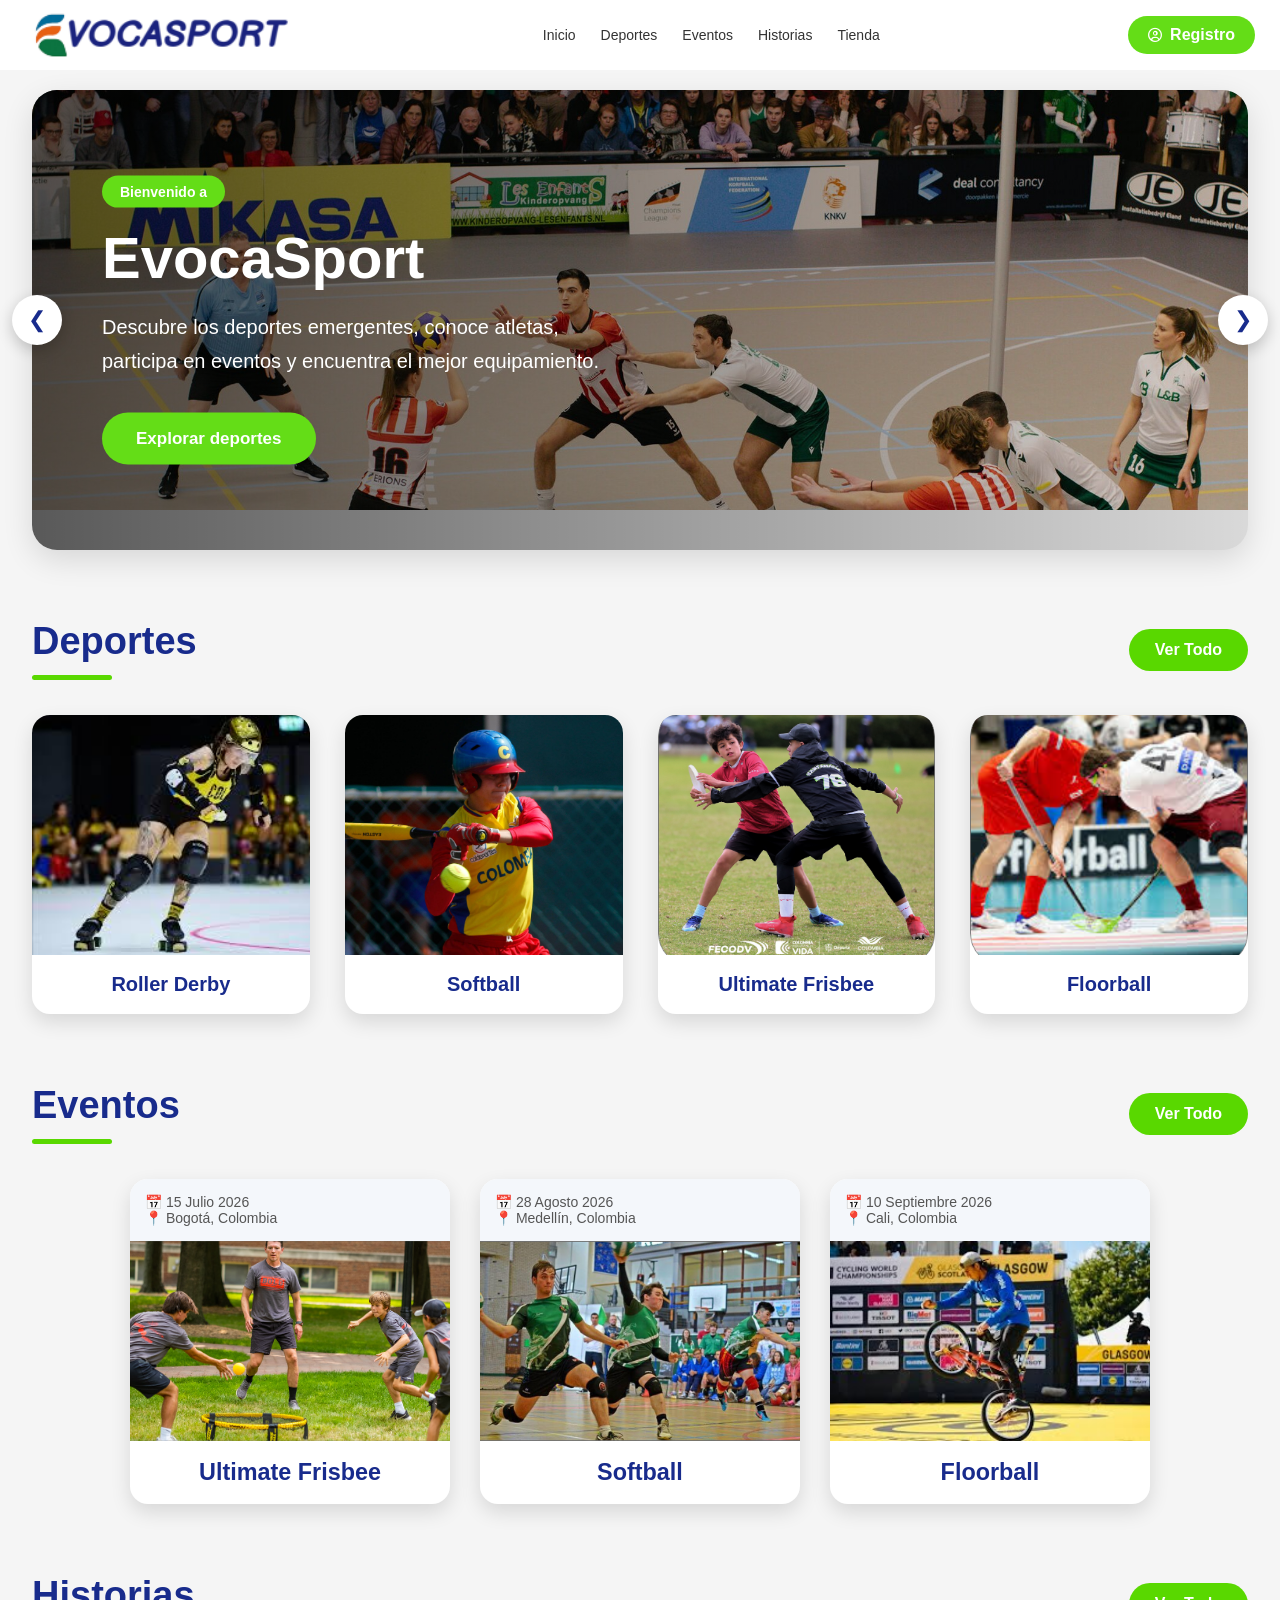
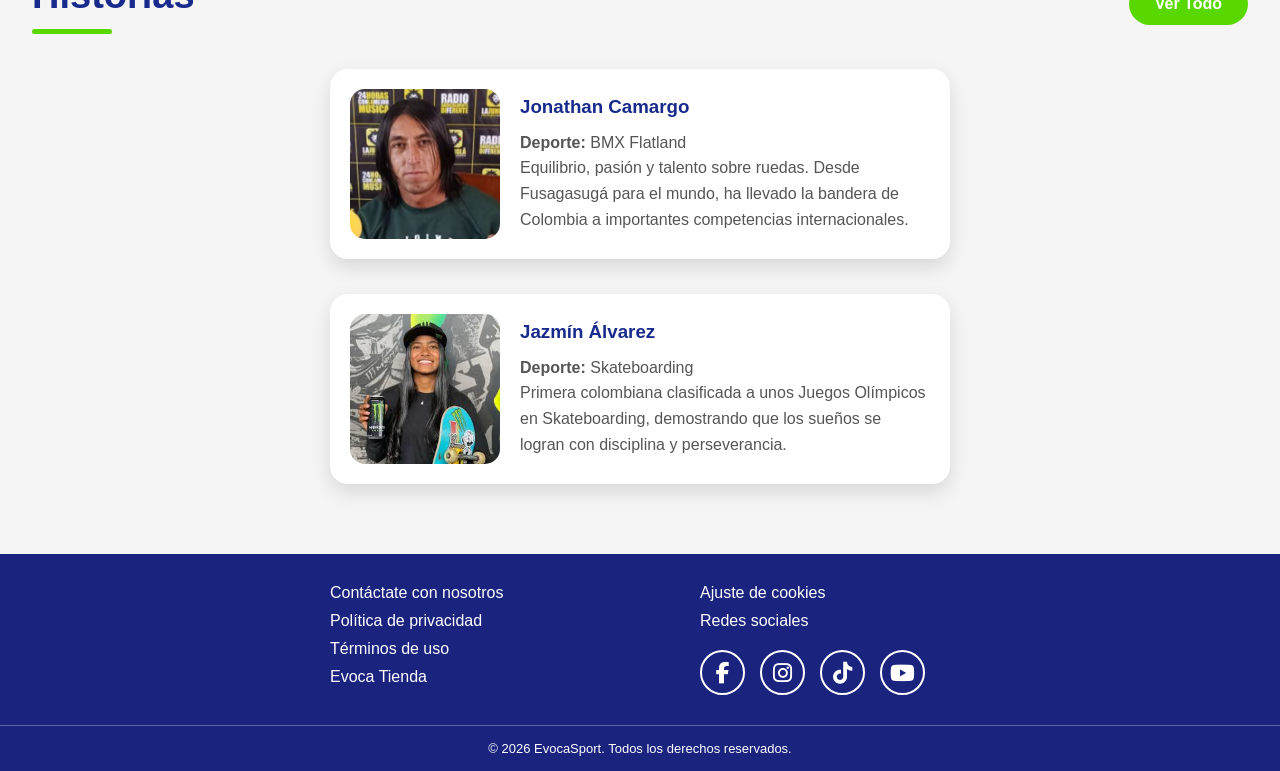
<file: index.html>
<!DOCTYPE html>
<html lang="es">

<head>

    <meta charset="UTF-8">

    <meta name="viewport" content="width=device-width, initial-scale=1.0">

    <title>EvocaSport | Inicio</title>

    <link rel="stylesheet" href="styles.css">
    <link rel="stylesheet" href="index.css">
    <link rel="stylesheet" href="responsive.css">

    <link rel="stylesheet" href="https://cdnjs.cloudflare.com/ajax/libs/font-awesome/6.5.1/css/all.min.css">

    <script type="text/javascript">
    (function(c,l,a,r,i,t,y){
        c[a]=c[a]||function(){(c[a].q=c[a].q||[]).push(arguments)};
        t=l.createElement(r);t.async=1;t.src="https://www.clarity.ms/tag/"+i;
        y=l.getElementsByTagName(r)[0];y.parentNode.insertBefore(t,y);
    })(window, document, "clarity", "script", "yojis8r7gn");
</script>

</head>

<body>

<header class="navbar">

    <div class="logo">

        <a href="index.html">

            <img src="img/logo.png" alt="VocaSport">

        </a>

    </div>

    <nav class="menu">

        <a href="index.html">Inicio</a>
        <a href="deportes.html">Deportes</a>
        <a href="eventos.html">Eventos</a>
        <a href="historias.html">Historias</a>
        <a href="tienda.html">Tienda</a>

    </nav>

    <a href="registro.html" class="btn-registro">

    <i class="fa-regular fa-circle-user"></i>

    Registro

</a>

</header>

<!-- ====================== BANNER ====================== -->

<section class="banner">

    <button class="flecha izquierda">
        &#10094;
    </button>

    <div class="contenedor-banner">

        <div class="slider">

            <img src="img/banner 1.jpg" alt="Banner 1">
            <img src="img/banner 2.jpg" alt="Banner 2">
            <img src="img/banner 3.jpg" alt="Banner 3">
            <img src="img/banner 4.jpg" alt="Banner 4">

        </div>

        <div class="banner-texto">

            <span>Bienvenido a</span>

            <h1>EvocaSport</h1>

            <p>
                Descubre los deportes emergentes, conoce atletas,
                participa en eventos y encuentra el mejor equipamiento.
            </p>

            <a href="deportes.html" class="btn-banner">
                Explorar deportes
            </a>

        </div>

    </div>

    <button class="flecha derecha">
        &#10095;
    </button>

</section>

<!-- ====================== DEPORTES ====================== -->

<section class="seccion">

    <div class="titulo-seccion">

        <h2>Deportes</h2>

        <button class="btn-ver-todo" onclick="verDeportes()">

            Ver Todo

        </button>

    </div>

    <div class="contenedor-tarjetas">

        <a href="deportes.html" class="tarjeta">

            <img src="img/deporte1.jpg" alt="Roller Derby">

        <div class="info-tarjeta">

    <h3>Roller Derby</h3>

</div>

        </a>

        <a href="deportes.html" class="tarjeta">

            <img src="img/deporte2.jpg" alt="Softball">
            

            <div class="info-tarjeta">

    <h3>Softball</h3>

</div>

        </a>

        <a href="deportes.html" class="tarjeta">

            <img src="img/deporte3.png" alt="Ultimate Frisbee">

            <div class="info-tarjeta">

    <h3>Ultimate Frisbee</h3>

</div>

        </a>

        <a href="deportes.html" class="tarjeta">

            <img src="img/deporte4.png" alt="Floorball">

        <div class="info-tarjeta">

    <h3>Floorball</h3>

</div>

        </a>

    </div>

</section>

<!-- ====================== EVENTOS ====================== -->

<section class="seccion">

    <div class="titulo-seccion">

        <h2>Eventos</h2>

        <button class="btn-ver-todo" onclick="verEventos()">

            Ver Todo

        </button>

    </div>

    <div class="contenedor-eventos">

        <a href="eventos.html" class="evento">

            <div class="evento-info-superior">

                <p>📅 15 Julio 2026</p>

                <p>📍 Bogotá, Colombia</p>

            </div>

            <img src="img/evento1.png" alt="Ultimate Frisbee">

            <div class="evento-info-inferior">

                <h3>Ultimate Frisbee</h3>

            </div>

        </a>

        <a href="eventos.html" class="evento">

            <div class="evento-info-superior">

                <p>📅 28 Agosto 2026</p>

                <p>📍 Medellín, Colombia</p>

            </div>

            <img src="img/evento2.png" alt="Softball">

            <div class="evento-info-inferior">

                <h3>Softball</h3>

            </div>

        </a>

        <a href="eventos.html" class="evento">

            <div class="evento-info-superior">

                <p>📅 10 Septiembre 2026</p>

                <p>📍 Cali, Colombia</p>

            </div>

            <img src="img/evento3.jpg" alt="Floorball">

            <div class="evento-info-inferior">

                <h3>Floorball</h3>

            </div>

        </a>

    </div>

</section>

<!-- ====================== HISTORIAS ====================== -->

<section class="seccion">

    <div class="titulo-seccion">

        <h2>Historias</h2>

        <button class="btn-ver-todo" onclick="verHistorias()">

            Ver Todo

        </button>

    </div>

    <div class="contenedor-historias">

        <a href="historias.html" class="historia">

            <img src="img/historias1.png" alt="Jonathan Camargo">

            <div class="historia-info">

                <h3>Jonathan Camargo</h3>

                <p><strong>Deporte:</strong> BMX Flatland</p>

                <p>

                    Equilibrio, pasión y talento sobre ruedas.
                    Desde Fusagasugá para el mundo, ha llevado la bandera
                    de Colombia a importantes competencias internacionales.

                </p>

            </div>

        </a>

        <a href="historias.html" class="historia">

            <img src="img/historias2.jpg" alt="Jazmín Álvarez">

            <div class="historia-info">

                <h3>Jazmín Álvarez</h3>

                <p><strong>Deporte:</strong> Skateboarding</p>

                <p>

                    Primera colombiana clasificada a unos Juegos Olímpicos
                    en Skateboarding, demostrando que los sueños se logran
                    con disciplina y perseverancia.

                </p>

            </div>

        </a>

    </div>

</section>

<!-- ====================== FOOTER ====================== -->

<footer class="footer">

    <div class="footer-contenido">

        <div class="footer-columna">

            <p>Contáctate con nosotros</p>
            <p>Política de privacidad</p>
            <p>Términos de uso</p>
            <p>Evoca Tienda</p>

        </div>

        <div class="footer-columna">

            <p>Ajuste de cookies</p>

            <p>Redes sociales</p>

            <div class="social-icons">

                <a href="https://facebook.com" target="_blank">

                    <i class="fa-brands fa-facebook-f"></i>

                </a>

                <a href="https://instagram.com" target="_blank">

                    <i class="fa-brands fa-instagram"></i>

                </a>

                <a href="https://tiktok.com" target="_blank">

                    <i class="fa-brands fa-tiktok"></i>

                </a>

                <a href="https://youtube.com" target="_blank">

                    <i class="fa-brands fa-youtube"></i>

                </a>

            </div>

        </div>

    </div>

    <div class="footer-copy">

        © 2026 EvocaSport. Todos los derechos reservados.

    </div>

</footer>

<script src="index.js"></script>

</body>

</html>
</file>
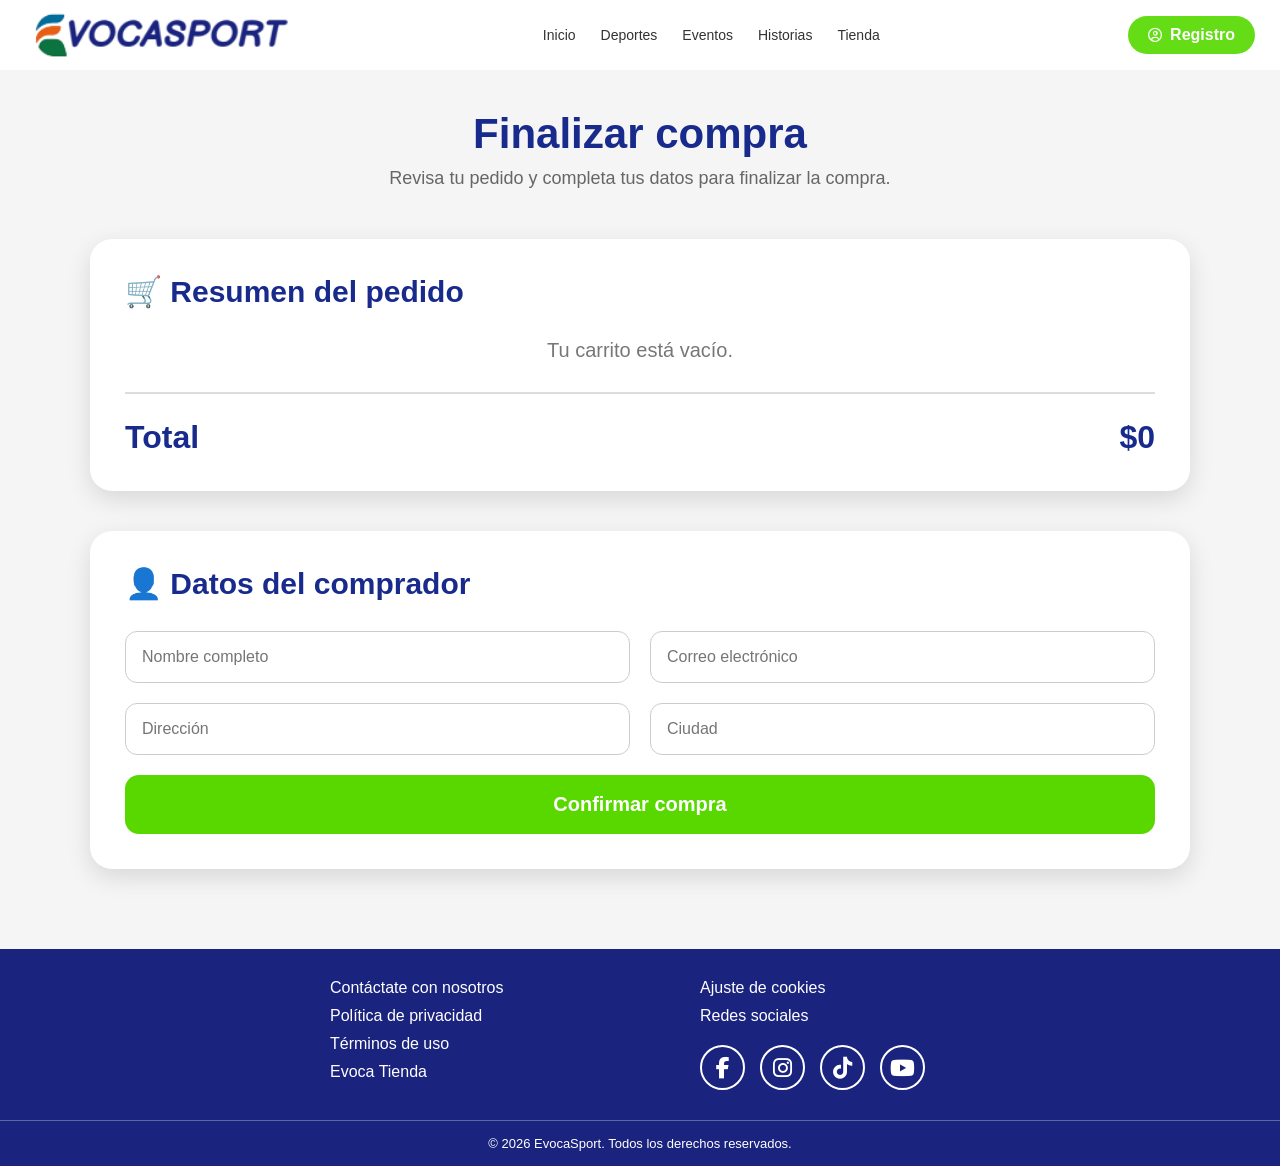
<file: checkout.html>
<!DOCTYPE html>
<html lang="es">

<head>

    <meta charset="UTF-8">

    <meta name="viewport" content="width=device-width, initial-scale=1.0">

    <title>EvocaSport | Finalizar compra</title>

    <link rel="stylesheet" href="styles.css">

    <link rel="stylesheet" href="tienda.css">

    <link rel="stylesheet" href="responsive.css">

    <link rel="stylesheet"
    href="https://cdnjs.cloudflare.com/ajax/libs/font-awesome/6.5.1/css/all.min.css">

</head>

<body>

<header class="navbar">

    <div class="logo">

        <a href="index.html">

            <img src="img/logo.png" alt="VocaSport">

        </a>

    </div>

    <nav class="menu">

        <a href="index.html">Inicio</a>

        <a href="deportes.html">Deportes</a>

        <a href="eventos.html">Eventos</a>

        <a href="historias.html">Historias</a>

        <a href="tienda.html">Tienda</a>

    </nav>

    <a href="registro.html" class="btn-registro">

    <i class="fa-regular fa-circle-user"></i>

    Registro

</a>

</header>

<section class="titulo-checkout">

    <h1>
        Finalizar compra
    </h1>

    <p>
        Revisa tu pedido y completa tus datos para finalizar la compra.
    </p>

</section>


<section class="checkout">

    <div class="resumen">

        <h2>

            🛒 Resumen del pedido

        </h2>

        <div id="resumenPedido">

        </div>

        <div class="total-checkout">

            <span>

                Total

            </span>

            <span id="totalCheckout">

                $0

            </span>

        </div>

    </div>


    <div class="formulario-compra">

        <h2>

            👤 Datos del comprador

        </h2>

        <form id="formCompra">

            <input
            type="text"
            placeholder="Nombre completo"
            required>

            <input
            type="email"
            placeholder="Correo electrónico"
            required>

            <input
            type="text"
            placeholder="Dirección"
            required>

            <input
            type="text"
            placeholder="Ciudad"
            required>

            <button type="submit">

                Confirmar compra

            </button>

        </form>

    </div>

</section>



<footer class="footer">

    <div class="footer-contenido">

        <div class="footer-columna">

            <p>Contáctate con nosotros</p>

            <p>Política de privacidad</p>

            <p>Términos de uso</p>

            <p>Evoca Tienda</p>

        </div>

        <div class="footer-columna">

            <p>Ajuste de cookies</p>

            <p>Redes sociales</p>

            <div class="social-icons">

                <a href="https://facebook.com" target="_blank">

                    <i class="fa-brands fa-facebook-f"></i>

                </a>

                <a href="https://instagram.com" target="_blank">

                    <i class="fa-brands fa-instagram"></i>

                </a>

                <a href="https://tiktok.com" target="_blank">

                    <i class="fa-brands fa-tiktok"></i>

                </a>

                <a href="https://youtube.com" target="_blank">

                    <i class="fa-brands fa-youtube"></i>

                </a>

            </div>

        </div>

    </div>

    <div class="footer-copy">

        © 2026 EvocaSport. Todos los derechos reservados.

    </div>

</footer>

<script src="checkout.js"></script>

</body>

</html>
</file>
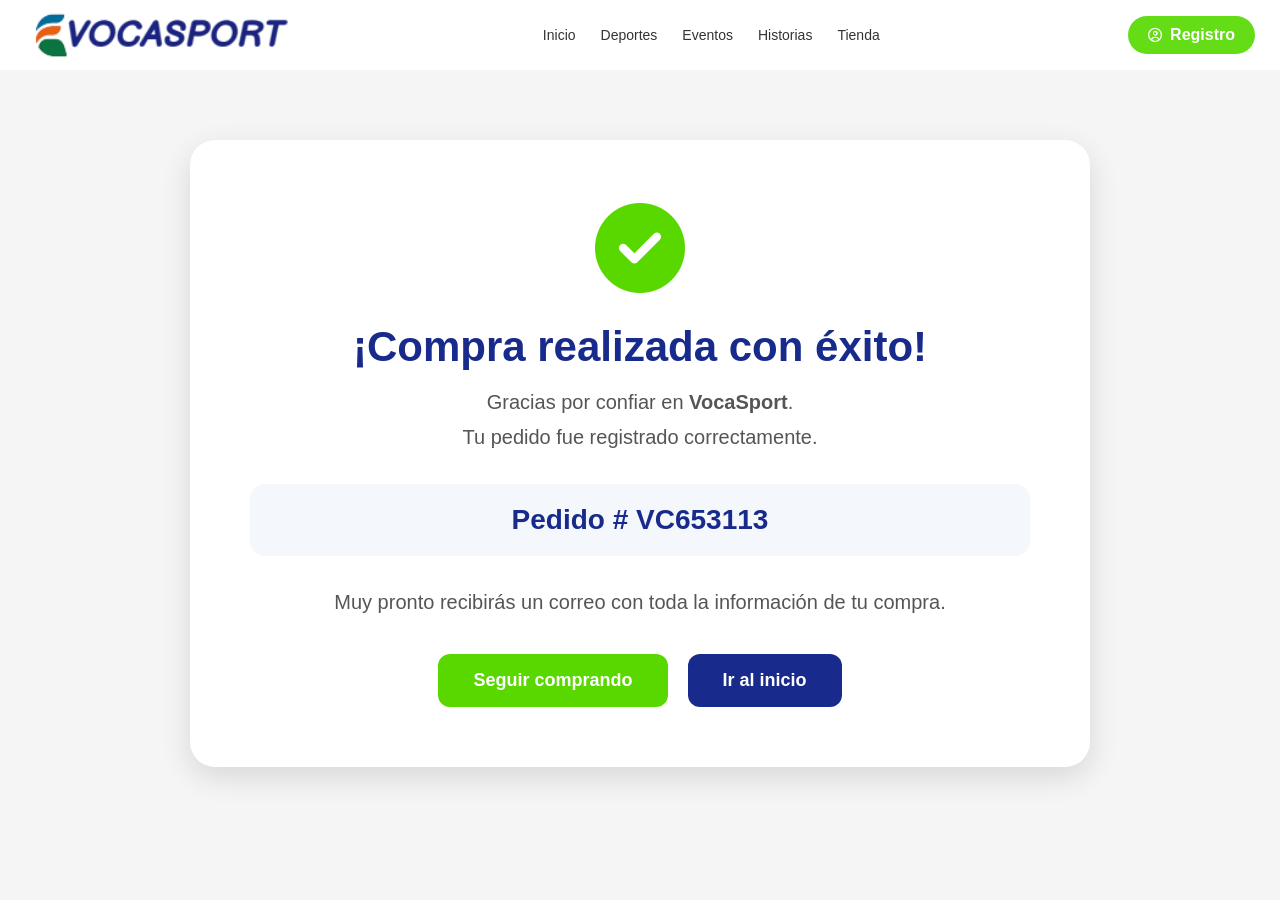
<file: compra-exitosa.html>
<!DOCTYPE html>
<html lang="es">

<head>

    <meta charset="UTF-8">

    <meta name="viewport" content="width=device-width, initial-scale=1.0">

    <title>EvocaSport | Compra exitosa</title>

    <link rel="stylesheet" href="styles.css">

    <link rel="stylesheet" href="tienda.css">

    <link rel="stylesheet" href="responsive.css">

    <link rel="stylesheet"
    href="https://cdnjs.cloudflare.com/ajax/libs/font-awesome/6.5.1/css/all.min.css">

</head>

<body>

<header class="navbar">

    <div class="logo">

        <a href="index.html">

            <img src="img/logo.png" alt="VocaSport">

        </a>

    </div>

    <nav class="menu">

        <a href="index.html">Inicio</a>

        <a href="deportes.html">Deportes</a>

        <a href="eventos.html">Eventos</a>

        <a href="historias.html">Historias</a>

        <a href="tienda.html">Tienda</a>

    </nav>

    <a href="registro.html" class="btn-registro">

    <i class="fa-regular fa-circle-user"></i>

    Registro

</a>

</header>


<section class="compra-exitosa">

    <div class="icono-exito">

        <i class="fa-solid fa-circle-check"></i>

    </div>

    <h1>

        ¡Compra realizada con éxito!

    </h1>

    <p>

        Gracias por confiar en <strong>VocaSport</strong>.

    </p>

    <p>

        Tu pedido fue registrado correctamente.

    </p>

    <div class="numero-pedido">

        Pedido #

        <span id="numeroPedido"></span>

    </div>

    <p>

        Muy pronto recibirás un correo con toda la información de tu compra.

    </p>

    <div class="botones-final">

        <a href="tienda.html" class="btn-seguir">

            Seguir comprando

        </a>

        <a href="index.html" class="btn-inicio">

            Ir al inicio

        </a>

    </div>

</section>

<script src="compra-exitosa.js"></script>

</body>

</html>
</file>
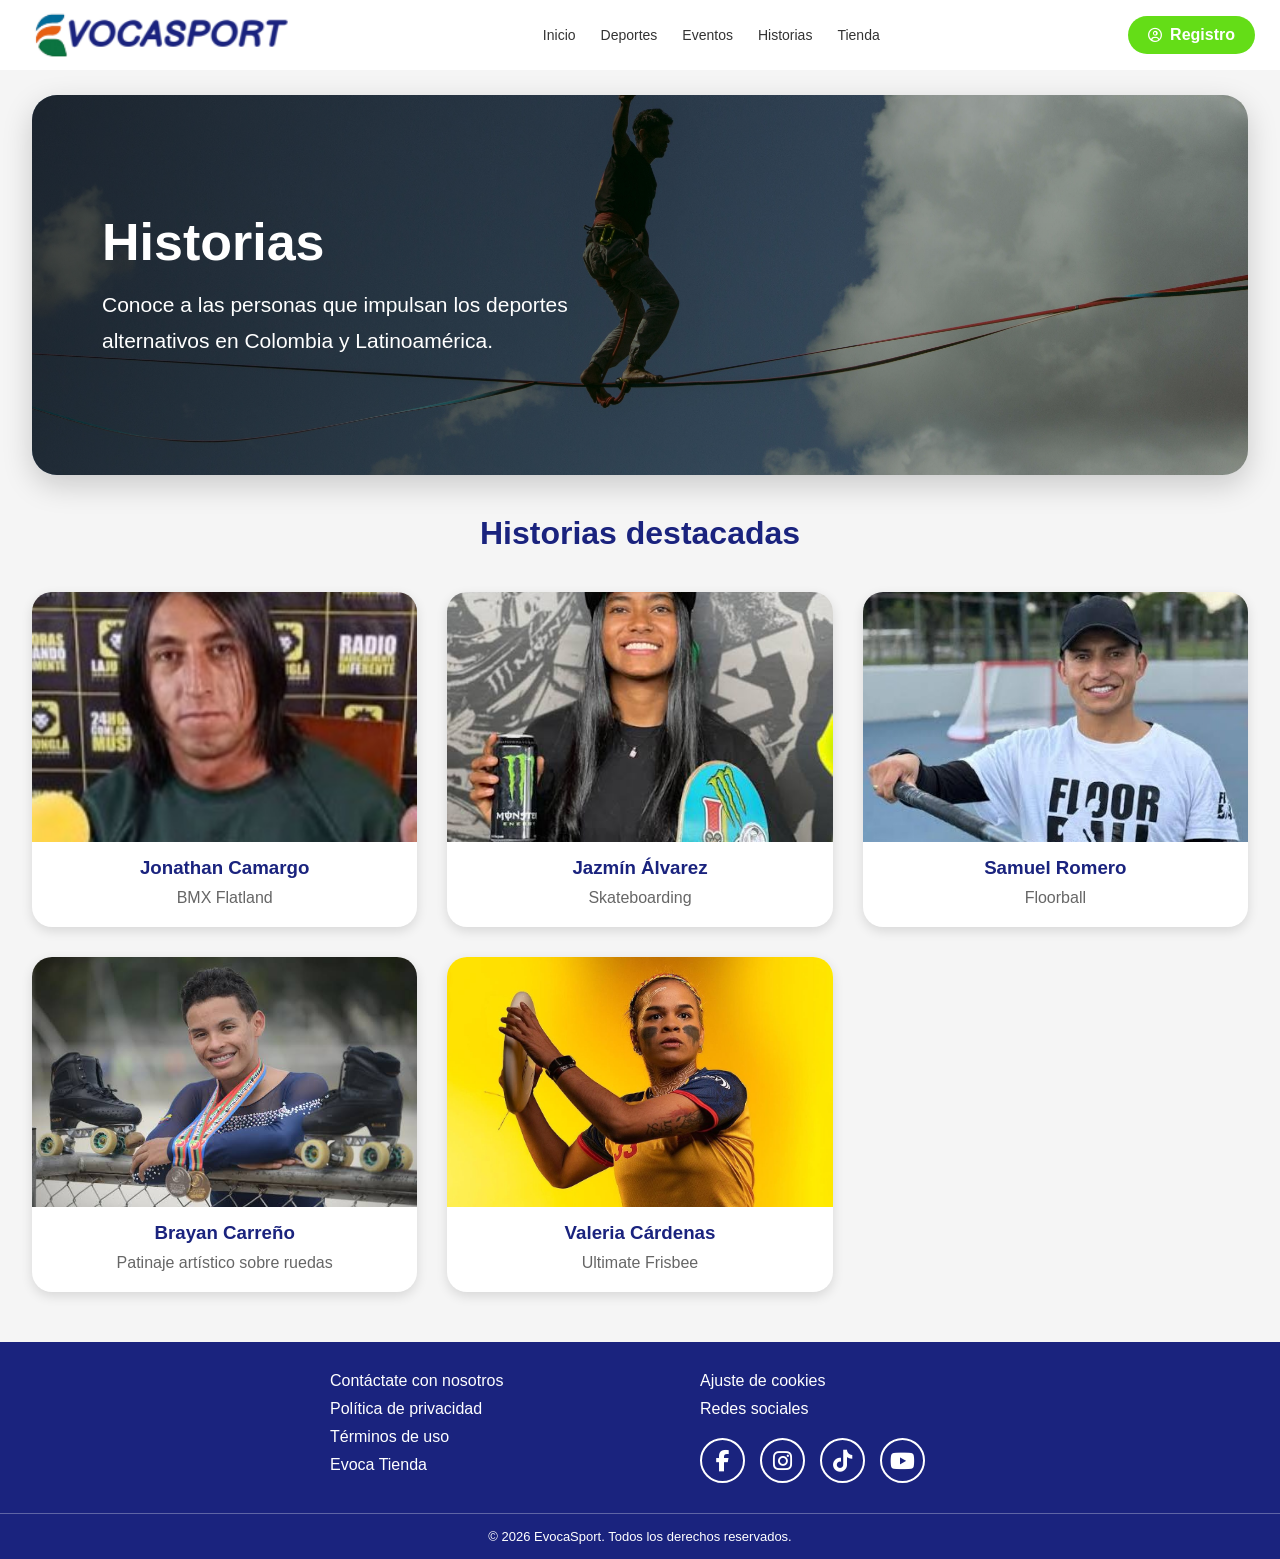
<file: historias.html>
<!DOCTYPE html>
<html lang="es">
<head>
    <meta charset="UTF-8">
    <meta name="viewport" content="width=device-width, initial-scale=1.0">

    <title>EvocaSport | Historias</title>

    <link rel="stylesheet" href="styles.css">
    <link rel="stylesheet" href="historias.css">
    <link rel="stylesheet" href="responsive.css">

    <link rel="stylesheet" href="https://cdnjs.cloudflare.com/ajax/libs/font-awesome/6.5.1/css/all.min.css">

</head>

<body>

    <header class="navbar">

        <div class="logo">
    <a href="index.html">
        <img src="img/logo.png" alt="VocaSport">
    </a>
</div>

        <nav class="menu">
        
            <a href="index.html">Inicio</a>
            <a href="deportes.html">Deportes</a>
            <a href="eventos.html">Eventos</a>
            <a href="historias.html">Historias</a>
            <a href="tienda.html">Tienda</a>
        </nav>

        <a href="registro.html" class="btn-registro">

    <i class="fa-regular fa-circle-user"></i>

    Registro

</a> 

</header>

<section class="banner-principal">

    <img src="img/banner-historias.jpg" alt="Historias">

    <div class="overlay-banner">

    <h1>Historias</h1>

    <p>
        Conoce a las personas que impulsan los deportes
        alternativos en Colombia y Latinoamérica.
    </p>

</div>

</section>


<section class="intro-historias">

    <h2>Historias destacadas</h2>

</section>


<section class="catalogo-historias">

    <a class="card-historia"
onclick="abrirHistoria(
'Jonathan Camargo',
'BMX Flatland',
'Ha representado a Colombia en 34 países y cuenta con varios títulos internacionales como el Campeonato Panamericano de Perú (2025).',
'https://www.youtube.com/embed/_AAluCZn_0Y'
)">

    <img src="img/jhonatan.jpg" alt="Jonathan Camargo">

    <h3>Jonathan Camargo</h3>

    <p>BMX Flatland</p>

</a>

<a class="card-historia"
onclick="abrirHistoria(
'Jazmín Álvarez',
'Skateboarding',
'Primera mujer en Colombia en clasificar a los Juegos Olímpicos 2024 en esta disciplina.',
'https://www.youtube.com/embed/zp_axRLPIxc'
)">

    <img src="img/jazminskate.jpg" alt="Jazmín Álvarez">

    <h3>Jazmín Álvarez</h3>

    <p>Skateboarding</p>

</a>
    

<a class="card-historia"
onclick="abrirHistoria(
'Samuel Romero',
'Floorball',
'Pionero y principal promotor del deporte en el país. Fundó la Asociación Colombiana de Floorball.',
'https://www.youtube.com/embed/qgoK2lKh6MM'
)">

    <img src="img/samuel.jpg" alt="Samuel Romero">

    <h3>Samuel Romero</h3>

    <p>Floorball</p>

</a>

<a class="card-historia"
onclick="abrirHistoria(
'Brayan Carreño',
'Patinaje artístico sobre ruedas',
'Se coronó campeón de la Final de la Copa del Mundo de Patinaje Artístico en Cesena, Italia.',
'https://www.youtube.com/embed/TomqDqZQqz0'
)">

    <img src="img/bryan.jpg" alt="Brayan Carreño">

    <h3>Brayan Carreño</h3>

    <p>Patinaje artístico sobre ruedas</p>

</a>


<a class="card-historia"
onclick="abrirHistoria(
'Valeria Cárdenas',
'Ultimate Frisbee',
'Es una de las mejores jugadoras de Ultimate frisbee en todo el mundo',
'https://www.youtube.com/embed/VeoIVhGVivg'
)">

    <img src="img/valeria.jpg" alt="Valeria Cárdenas">

    <h3>Valeria Cárdenas </h3>

    <p>Ultimate Frisbee</p>

</a>

</section>









<div id="modalHistoria" class="modal-historia">

    <div class="contenido-historia">

        <span class="cerrar"
        onclick="cerrarHistoria()">
            &times;
        </span>

        <h2 id="nombreHistoria"></h2>

        <p id="deporteHistoria"></p>

        <p id="descripcionHistoria"></p>

        <div class="contenedor-video">

    <iframe
        id="videoHistoria"
        width="100%"
        height="400"
        src=""
        allowfullscreen>
    </iframe>

</div>

    </div>

</div>



<footer class="footer">

    <div class="footer-contenido">

        <div class="footer-columna">

            <p>Contáctate con nosotros</p>
            <p>Política de privacidad</p>
            <p>Términos de uso</p>
            <p>Evoca Tienda</p>

        </div>

        <div class="footer-columna">

            <p>Ajuste de cookies</p>

            <p>Redes sociales</p>

        <div class="social-icons">

    <a href="https://facebook.com" target="_blank">
        <i class="fa-brands fa-facebook-f"></i>
    </a>

    <a href="https://instagram.com" target="_blank">
        <i class="fa-brands fa-instagram"></i>
    </a>

    <a href="https://tiktok.com" target="_blank">
        <i class="fa-brands fa-tiktok"></i>
    </a>

    <a href="https://youtube.com" target="_blank">
        <i class="fa-brands fa-youtube"></i>
    </a>

</div>
        </div>

    </div>

    <div class="footer-copy">
        © 2026 EvocaSport. Todos los derechos reservados.
    </div>

</footer>

<script src="historias.js"></script>


</body>
</html>
</file>
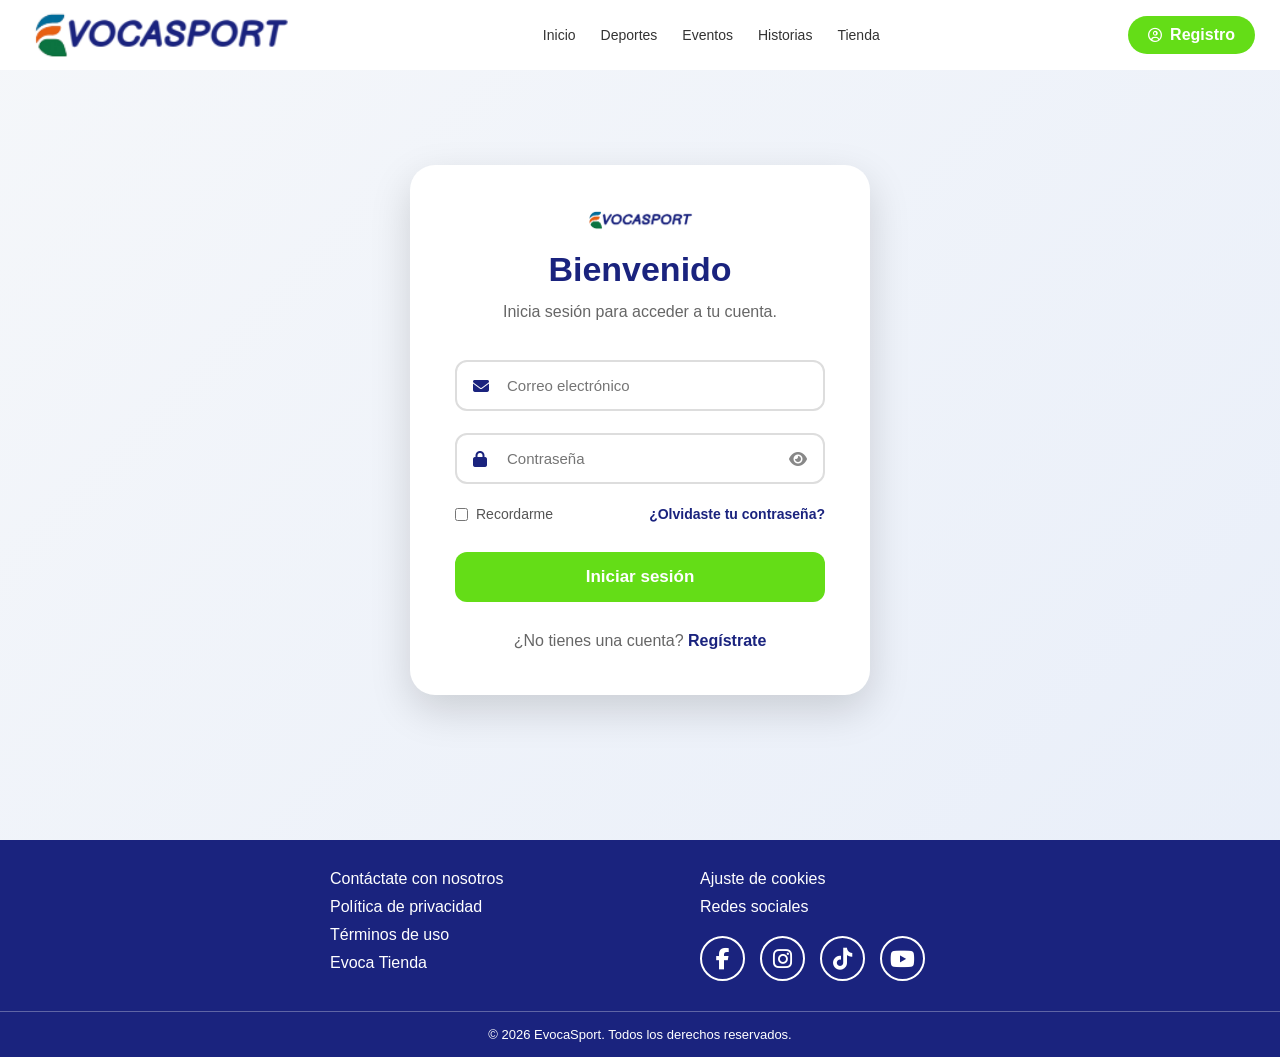
<file: login.html>
<!DOCTYPE html>
<html lang="es">

<head>

    <meta charset="UTF-8">
    <meta name="viewport" content="width=device-width, initial-scale=1.0">

    <title>Iniciar sesión | EvocaSport</title>

    <!-- CSS GENERAL -->
    <link rel="stylesheet" href="styles.css">
    <link rel="stylesheet" href="responsive.css">

    <!-- CSS LOGIN -->
    <link rel="stylesheet" href="login.css">

    <!-- Font Awesome -->
    <link rel="stylesheet"
    href="https://cdnjs.cloudflare.com/ajax/libs/font-awesome/6.5.1/css/all.min.css">

</head>

<body>

<header class="navbar">

    <div class="logo">

        <a href="index.html">

            <img src="img/logo.png" alt="EvocaSport">

        </a>

    </div>

    <nav class="menu">

        <a href="index.html">Inicio</a>
        <a href="deportes.html">Deportes</a>
        <a href="eventos.html">Eventos</a>
        <a href="historias.html">Historias</a>
        <a href="tienda.html">Tienda</a>

    </nav>

    <a href="registro.html" class="btn-registro">

        <i class="fa-regular fa-circle-user"></i>

        Registro

    </a>

</header>


<section class="contenedor-login">

    <div class="card-login">

        <img src="img/logo.png"
        alt="EvocaSport"
        class="logo-login">

        <h1>

            Bienvenido

        </h1>

        <p>

            Inicia sesión para acceder a tu cuenta.

        </p>

        <form id="formLogin">

            <div class="campo">

                <i class="fa-solid fa-envelope"></i>

                <input
                type="email"
                id="correo"
                placeholder="Correo electrónico"
                required>

            </div>

            <div class="campo">

                <i class="fa-solid fa-lock"></i>

                <input
                type="password"
                id="password"
                placeholder="Contraseña"
                required>

                <i
                id="mostrarPassword"
                class="fa-solid fa-eye ojo"></i>

            </div>

            <div class="opciones-login">

                <label>

                    <input type="checkbox">

                    Recordarme

                </label>

                <a href="recuperar.html">

                    ¿Olvidaste tu contraseña?

                </a>

            </div>

            <button type="submit">

                Iniciar sesión

            </button>

        </form>

        <div class="registro-link">

            ¿No tienes una cuenta?

            <a href="registro.html">

                Regístrate

            </a>

        </div>

    </div>

</section>

<footer class="footer">

    <div class="footer-contenido">

        <div class="footer-columna">

            <p>Contáctate con nosotros</p>
            <p>Política de privacidad</p>
            <p>Términos de uso</p>
            <p>Evoca Tienda</p>

        </div>

        <div class="footer-columna">

            <p>Ajuste de cookies</p>

            <p>Redes sociales</p>

            <div class="social-icons">

                <a href="#"><i class="fa-brands fa-facebook-f"></i></a>

                <a href="#"><i class="fa-brands fa-instagram"></i></a>

                <a href="#"><i class="fa-brands fa-tiktok"></i></a>

                <a href="#"><i class="fa-brands fa-youtube"></i></a>

            </div>

        </div>

    </div>

    <div class="footer-copy">

        © 2026 EvocaSport. Todos los derechos reservados.

    </div>

</footer>

<script src="login.js"></script>

</body>
</html>
</file>
<file: styles.css>
*{
    margin:0;
    padding:0;
    box-sizing:border-box;
}

body{
    font-family:Arial, sans-serif;
    background:#f5f5f5;
}

.navbar{
    background:white;
    display:flex;
    justify-content:space-between;
    align-items:center;
    padding:10px 25px;
}

.logo img{
    height:50px;
    transition:transform .3s ease;
}

.logo img:hover{
    transform:scale(1.05);
}

.menu{
    display:flex;
    gap:25px;
}

.menu a{
    text-decoration:none;
    color:#333;
    font-size:14px;
    font-weight:500;
}

.menu a:hover{
    color:#1A237E;
}

.btn-registro{

    background:#64DD17;
    color:white;

    display:flex;
    align-items:center;
    justify-content:center;
    gap:8px;

    padding:10px 20px;

    border-radius:25px;

    text-decoration:none;

    font-weight:600;

    cursor:pointer;

    transition:.3s;

}

.btn-registro:hover{

    background:#53c813;

    transform:translateY(-2px);

}

.btn-registro i{
    color:white;
    font-size:14px;
}




.btn-ver-todo{

    background:#59D800;

    color:white;

    border:none;

    padding:14px 28px;

    border-radius:40px;

    font-weight:bold;

    font-size:15px;

    cursor:pointer;

    transition:.3s;

}

.btn-ver-todo:hover{

    background:#47b600;

    transform:translateY(-3px);

    box-shadow:0 8px 20px rgba(89,216,0,.35);

}



/* FOOTER */

.footer{
    background:#1A237E;

    color:white;

    margin-top:50px;
}

.footer-contenido{
    width:95%;
    margin:auto;
    padding:30px 20px;

    display:flex;
    justify-content:center;

    gap:120px;
}

.footer-columna{
    display:flex;

    flex-direction:column;

    gap:10px;
}

.footer-columna{
    width:250px;

    text-align:left;
}

.footer-columna p:hover{
    text-decoration:underline;
}

.social-icons{
    display:flex;

    gap:15px;

    margin-top:10px;
}

.social-icons{
    display:flex;
    gap:15px;
    margin-top:10px;
}

.social-icons a{
    width:45px;
    height:45px;

    display:flex;
    justify-content:center;
    align-items:center;

    border:2px solid white;
    border-radius:50%;

    color:white;
    text-decoration:none;

    font-size:22px;

    transition:0.3s;
}

.social-icons a:hover{
    background:white;
    color:#1A237E;

    transform:scale(1.1);
}

.footer-copy{
    text-align:center;

    padding:15px;

    border-top:1px solid rgba(255,255,255,.3);

    font-size:13px;
}

.social-icons a:hover .fa-facebook-f{
    color:#1877F2;
}

.social-icons a:hover .fa-instagram{
    color:#E4405F;
}

.social-icons a:hover .fa-tiktok{
    color:#000000;
}

.social-icons a:hover .fa-youtube{
    color:#FF0000;
}





/*=========================================
        BANNER PRINCIPAL
=========================================*/

.banner-principal{

    position:relative;

    width:95%;

    height:380px;

    margin:25px auto;

    border-radius:25px;

    overflow:hidden;

    box-shadow:0 10px 30px rgba(0,0,0,.18);

}

.banner-principal img{

    width:100%;

    height:100%;

    object-fit:cover;

    transition:.6s;
}

.banner-principal:hover img{

    transform:scale(1.05);

}

.overlay-banner{

    position:absolute;

    top:0;
    left:0;

    width:100%;
    height:100%;

    background:linear-gradient(
        to right,
        rgba(0,0,0,.65),
        rgba(0,0,0,.20)
    );

    display:flex;

    flex-direction:column;

    justify-content:center;

    align-items:flex-start;

    padding-left:70px;

    color:white;

}

.overlay-banner h1{

    font-size:52px;

    margin-bottom:15px;

    font-weight:700;

}

.overlay-banner p{

    font-size:21px;

    max-width:550px;

    line-height:1.7;

}

/*=========================
    RESPONSIVE
=========================*/

@media(max-width:992px){

    .banner-principal{

        height:300px;

    }

    .overlay-banner{

        padding-left:40px;

    }

    .overlay-banner h1{

        font-size:40px;

    }

    .overlay-banner p{

        font-size:18px;

        max-width:450px;

    }

}

@media(max-width:768px){

    .banner-principal{

        height:230px;

    }

    .overlay-banner{

        align-items:center;

        text-align:center;

        padding:25px;

    }

    .overlay-banner h1{

        font-size:30px;

    }

    .overlay-banner p{

        font-size:15px;

        max-width:100%;

    }

}

@media(max-width:480px){

    .banner-principal{

        height:180px;

    }

    .overlay-banner h1{

        font-size:24px;

    }

    .overlay-banner p{

        font-size:14px;

    }

}
</file>
<file: index.css>
/*=========================================
            BANNER
=========================================*/

/*=========================================
            HERO BANNER
=========================================*/

.banner{

    width:95%;

    margin:25px auto;

    display:flex;

    justify-content:center;

    align-items:center;

    position:relative;

}

.contenedor-banner{

    position:relative;

    width:100%;

    height:460px;

    overflow:hidden;

    border-radius:25px;

    box-shadow:0 12px 35px rgba(0,0,0,.18);

}

.slider{

    display:flex;

    height:100%;

    transition:transform .6s ease;

}

.slider img{

    flex:0 0 100%;

    width:100%;

    height:100%;

    object-fit:cover;

    display:block;

}

.contenedor-banner::after{

    content:"";

    position:absolute;

    inset:0;

    background:linear-gradient(
        to right,
        rgba(0,0,0,.65),
        rgba(0,0,0,.15)
    );

}

.banner-texto{

    position:absolute;

    left:70px;

    top:50%;

    transform:translateY(-50%);

    color:white;

    z-index:5;

    max-width:520px;

}

.banner-texto span{

    display:inline-block;

    background:#64DD17;

    color:white;

    padding:8px 18px;

    border-radius:30px;

    font-size:14px;

    margin-bottom:18px;

    font-weight:bold;

}

.banner-texto h1{

    font-size:58px;

    margin-bottom:20px;

    line-height:1.1;

}

.banner-texto p{

    font-size:20px;

    line-height:1.7;

    margin-bottom:35px;

}

.btn-banner{

    display:inline-block;

    background:#64DD17;

    color:white;

    text-decoration:none;

    padding:16px 34px;

    border-radius:50px;

    font-weight:bold;

    font-size:17px;

    transition:.35s;

}

.btn-banner:hover{

    background:#53c813;

    transform:translateY(-3px);

    box-shadow:0 8px 20px rgba(100,221,23,.35);

}

.flecha{

    position:absolute;

    width:45px;

    height:45px;

    border:none;

    border-radius:50%;

    background:rgba(255,255,255,.85);

    cursor:pointer;

    font-size:20px;

    z-index:10;

    transition:.3s;

}

.flecha:hover{

    background:white;

    transform:scale(1.08);

}

.izquierda{

    left:-20px;

}

.derecha{

    right:-20px;

}

/*=========================
        RESPONSIVE
=========================*/

@media(max-width:768px){

    .contenedor-banner{

        height:300px;

    }

    .banner-texto{

        left:30px;

        right:30px;

        max-width:none;

    }

    .banner-texto h1{

        font-size:34px;

    }

    .banner-texto p{

        font-size:15px;

    }

    .btn-banner{

        padding:12px 22px;

        font-size:15px;

    }

}

/*=========================================
            SECCIONES
=========================================*/

.seccion{

    width:95%;

    max-width:1400px;

    margin:70px auto;

}

.titulo-seccion{

    display:flex;

    justify-content:space-between;

    align-items:center;

    margin-bottom:30px;

}

.titulo-seccion h2{

    color:#182B8C;

    font-size:36px;

    font-weight:800;

}

.btn-ver-todo{

    background:#59D800;

    color:white;

    padding:12px 26px;

    border:none;

    border-radius:30px;

    font-size:16px;

    font-weight:bold;

    cursor:pointer;

    transition:.3s;

}

.btn-ver-todo:hover{

    background:#45B000;

    transform:translateY(-3px);

}

/*=========================================
            TARJETAS DEPORTES
=========================================*/

.contenedor-tarjetas{

    display:grid;

    grid-template-columns:repeat(4,1fr);

    gap:30px;

}

.tarjeta{

    background:white;

    border-radius:22px;

    overflow:hidden;

    text-decoration:none;

    color:inherit;

    box-shadow:0 8px 25px rgba(0,0,0,.10);

    transition:.35s;

}

.tarjeta img{

    width:100%;

    height:240px;

    object-fit:cover;

    transition:.5s;

}

.tarjeta h3{

    padding:22px;

    text-align:center;

    font-size:22px;

    color:#182B8C;

    font-weight:700;

}

.tarjeta:hover{

    transform:translateY(-12px);

    box-shadow:0 18px 35px rgba(0,0,0,.18);

}

.tarjeta:hover img{

    transform:scale(1.08);

}

/*====================================
        REEMPLAZO INDEX
====================================*/

.seccion{

    width:95%;
    max-width:1400px;
    margin:70px auto;

}

.contenedor-tarjetas{

    display:grid !important;

    grid-template-columns:repeat(4,1fr);

    gap:30px;

}

.tarjeta{

    width:100% !important;

    display:block;

    background:white;

    border-radius:22px;

    overflow:hidden;

    box-shadow:0 10px 25px rgba(0,0,0,.12);

}

.tarjeta img{

    width:100% !important;

    height:240px !important;

    object-fit:cover;

}

.tarjeta h3{

    padding:20px;

    text-align:center;

    font-size:22px;

}

/*====================================
            BANNER
====================================*/

.banner{

    width:95%;
    margin:20px auto;
    display:flex;
    justify-content:center;
    align-items:center;
    position:relative;

}

.contenedor-banner{

    width:100%;
    overflow:hidden;
    border-radius:25px;
    background:white;
    box-shadow:0 10px 30px rgba(0,0,0,.12);

}

.slider{

    display:flex;
    width:400%;
    transition:transform .5s ease;

}

.slider img{

    width:25%;
    height:420px;
    object-fit:cover;
    display:block;

}

.flecha{

    position:absolute;

    width:50px;
    height:50px;

    border:none;
    border-radius:50%;

    background:white;
    color:#182B8C;

    font-size:22px;

    cursor:pointer;

    box-shadow:0 5px 15px rgba(0,0,0,.2);

    transition:.3s;

    z-index:20;

}

.flecha:hover{

    background:#182B8C;
    color:white;

}

.izquierda{

    left:-20px;

}

.derecha{

    right:-20px;

}

/*====================================
            SECCIONES
====================================*/

.seccion{

    width:95%;
    max-width:1400px;
    margin:70px auto;

}

.titulo-seccion{

    display:flex;

    justify-content:space-between;

    align-items:center;

    margin-bottom:35px;

}

.titulo-seccion h2{

    color:#182B8C;

    font-size:38px;

    font-weight:800;

    position:relative;

}

.titulo-seccion h2::after{

    content:"";

    display:block;

    width:80px;

    height:5px;

    background:#59D800;

    border-radius:20px;

    margin-top:12px;

}

/*====================================
        TARJETAS DE DEPORTES
====================================*/

.contenedor-tarjetas{

    display:flex;
    justify-content:center;
    gap:35px;
    flex-wrap:wrap;

}

.tarjeta{

    width:280px;
    background:white;
    border-radius:18px;
    overflow:hidden;
    text-decoration:none;
    color:inherit;

    box-shadow:0 8px 20px rgba(0,0,0,.12);

    transition:.35s;

}

.tarjeta:hover{

    transform:translateY(-10px);

    box-shadow:0 18px 35px rgba(0,0,0,.18);

}

.tarjeta img{

    width:100%;
    height:180px;
    object-fit:cover;
    transition:.4s;

}

.tarjeta:hover img{

    transform:scale(1.05);

}

.tarjeta h3{

    text-align:center;
    padding:18px;
    color:#182B8C;
    font-size:20px;

}

/*====================================
            EVENTOS
====================================*/

.contenedor-eventos{

    display:flex;
    justify-content:center;
    gap:30px;
    flex-wrap:wrap;

}

.evento{

    width:320px;
    background:white;
    border-radius:18px;
    overflow:hidden;
    text-decoration:none;
    color:#333;

    box-shadow:0 8px 20px rgba(0,0,0,.12);

    transition:.35s;

}

.evento:hover{

    transform:translateY(-10px);

    box-shadow:0 18px 35px rgba(0,0,0,.18);

}

.evento img{

    width:100%;
    height:200px;
    object-fit:cover;
    transition:.4s;

}

.evento:hover img{

    transform:scale(1.05);

}

.evento-info-superior{

    padding:15px;
    background:#F4F7FB;
    font-size:14px;
    color:#555;

}

.evento-info-inferior{

    padding:18px;
    text-align:center;
    color:#182B8C;
    font-size:20px;
    font-weight:bold;

}

/*====================================
            HISTORIAS
====================================*/

.contenedor-historias{

    display:flex;
    justify-content:center;
    gap:35px;
    flex-wrap:wrap;

}

.historia{

    width:620px;

    display:flex;
    align-items:center;
    gap:20px;

    background:white;

    padding:20px;

    border-radius:18px;

    text-decoration:none;
    color:inherit;

    box-shadow:0 8px 20px rgba(0,0,0,.12);

    transition:.35s;

}

.historia:hover{

    transform:translateY(-10px);

    box-shadow:0 18px 35px rgba(0,0,0,.18);

}

.historia img{

    width:150px;
    height:150px;
    object-fit:cover;
    border-radius:15px;

}

.historia-info h3{

    color:#182B8C;
    margin-bottom:12px;

}

.historia-info p{

    color:#555;
    line-height:1.6;

}
</file>
<file: responsive.css>
/* =========================================
RESPONSIVE GENERAL
========================================= */

html,
body{
    overflow-x:hidden;
    width:100%;
}

*{
    max-width:100%;
}

img{
    max-width:100%;
    height:auto;
    display:block;
}

/* =========================================
TABLETS
========================================= */

@media (max-width:1024px){

    .navbar{

        padding:15px 20px;
        flex-wrap:wrap;
        gap:15px;
    }

    .menu{

        width:100%;
        justify-content:center;
        flex-wrap:wrap;
        gap:18px;
    }

}

/* =========================================
CELULARES
========================================= */

@media (max-width:768px){

    .navbar{

        flex-direction:column;
        align-items:center;
        gap:15px;
    }

    .logo img{

        height:55px;
    }

    .menu{

        display:flex;
        flex-wrap:wrap;
        justify-content:center;
        gap:15px;
    }

    .menu a{

        font-size:15px;
    }

    .btn-registro{

        width:180px;
        justify-content:center;
    }

}

@media (max-width:768px){

    .seccion{

        width:92%;
        margin:40px auto;
    }

    .titulo-seccion{

        flex-direction:column;
        gap:15px;
        text-align:center;
    }

    .titulo-seccion h2{

        font-size:30px;
    }

}

@media (max-width:768px){

    .contenedor-tarjetas,
    .contenedor-eventos,
    .contenedor-historias{

        display:flex;
        flex-direction:column;
        align-items:center;
        gap:25px;
    }

    .tarjeta,
    .evento,
    .historia{

        width:100%;
    }

}

@media (max-width:768px){

    .banner{

        width:95%;
    }

    .slider img{

        height:180px;
    }

}
</file>
<file: tienda.css>
/*=========================================
            BANNER TIENDA
=========================================*/

.banner-tienda{

    position:relative;

    width:95%;

    height:350px;

    margin:20px auto;

    border-radius:25px;

    overflow:hidden;

}

.banner-tienda img{

    width:100%;

    height:100%;

    object-fit:cover;

}

.overlay-tienda{

    position:absolute;

    top:0;

    left:0;

    width:100%;

    height:100%;

    background:rgba(0,0,0,.40);

    display:flex;

    flex-direction:column;

    justify-content:center;

    align-items:flex-start;

    padding-left:70px;

    color:white;

}

.overlay-tienda h1{

    font-size:50px;

    margin-bottom:12px;

}

.overlay-tienda p{

    font-size:20px;

    width:520px;

    line-height:1.6;

}


/*=========================================
            BUSCADOR
=========================================*/

.busqueda-tienda{

    width:90%;

    max-width:1200px;

    margin:35px auto 25px;

    text-align:center;

}

.busqueda-tienda input{

    width:450px;

    max-width:90%;

    padding:15px;

    border-radius:40px;

    border:2px solid #182B8C;

    outline:none;

    font-size:17px;

}


/*=========================================
            CATEGORÍAS
=========================================*/

.categorias-tienda{

    width:90%;

    max-width:1200px;

    margin:auto;

    display:flex;

    justify-content:center;

    flex-wrap:wrap;

    gap:15px;

    margin-bottom:45px;

}

.categorias-tienda button{

    padding:12px 28px;

    border:none;

    border-radius:30px;

    background:#ECEFF1;

    color:#182B8C;

    font-size:16px;

    font-weight:bold;

    cursor:pointer;

    transition:.3s;

}

.categorias-tienda button:hover{

    background:#182B8C;

    color:white;

}

.categorias-tienda .activo{

    background:#182B8C;

    color:white;

}


/*=========================================
            CATÁLOGO
=========================================*/

/*=========================================
            CATÁLOGO
=========================================*/

.catalogo-productos{

    width:92%;

    max-width:1400px;

    margin:60px auto;

    display:grid;

    grid-template-columns:repeat(auto-fit,minmax(280px,1fr));

    gap:35px;

}

.card-producto{

    position:relative;

    background:#fff;

    border-radius:20px;

    overflow:hidden;

    box-shadow:0 8px 25px rgba(0,0,0,.12);

    transition:.35s;

    position:relative;

}

.card-producto:hover{

    transform:translateY(-10px);

    box-shadow:0 18px 40px rgba(0,0,0,.20);

}

.card-producto img{

    width:100%;

    height:280px;

    object-fit:cover;

    transition:.4s;

}

.card-producto:hover img{

    transform:scale(1.05);

}

.info-producto{

    padding:22px;

}

.info-producto h3{

    color:#182B8C;

    font-size:22px;

    margin-bottom:8px;

}

.marca{

    color:#777;

    font-size:15px;

    margin-bottom:12px;

}

.estrellas{

    color:#FDBA12;

    font-size:18px;

    margin-bottom:15px;

}

.precio{

    font-size:28px;

    font-weight:bold;

    color:#182B8C;

    margin-bottom:10px;

}

.estado{

    color:#34A853;

    font-weight:bold;

    margin-bottom:20px;

}

.btn-ver{

    width:100%;

    padding:15px;

    border:none;

    border-radius:12px;

    background:#59D800;

    color:white;

    font-size:16px;

    font-weight:bold;

    cursor:pointer;

    transition:.3s;

}

.btn-ver:hover{

    background:#43B300;

}

/* NUEVO */

.etiqueta{

    position:absolute;

    top:15px;

    left:15px;

    background:#FF3B30;

    color:white;

    padding:7px 14px;

    border-radius:30px;

    font-size:12px;

    font-weight:bold;

}

/* FAVORITOS */

.favorito{

    position:absolute;

    top:15px;

    right:15px;

    width:42px;

    height:42px;

    background:white;

    border-radius:50%;

    display:flex;

    justify-content:center;

    align-items:center;

    font-size:22px;

    cursor:pointer;

    box-shadow:0 3px 10px rgba(0,0,0,.18);

    transition:.3s;

}

.favorito:hover{

    color:red;

    transform:scale(1.15);

}


/*=========================================
            MODAL PRODUCTO
=========================================*/

.modal-producto{

    display:none;

    position:fixed;

    inset:0;

    background:rgba(0,0,0,.65);

    justify-content:center;

    align-items:center;

    z-index:9999;

}

.contenido-producto{

    background:white;

    width:90%;

    max-width:1000px;

    border-radius:20px;

    overflow:hidden;

    position:relative;

}

.cerrar-producto{

    position:absolute;

    top:15px;

    right:25px;

    font-size:40px;

    color:#182B8C;

    cursor:pointer;

}

.producto-grid{

    display:grid;

    grid-template-columns:1fr 1fr;

    gap:40px;

    padding:40px;

}

.producto-imagen img{

    width:100%;

    border-radius:18px;

}

.producto-info h2{

    font-size:34px;

    color:#182B8C;

    margin-bottom:10px;

}

.marca-modal{

    color:#777;

    margin-bottom:20px;

}

#precioProducto{

    font-size:34px;

    color:#182B8C;

    margin-bottom:25px;

}

#descripcionProducto{

    color:#444;

    line-height:1.8;

    margin-bottom:30px;

}

.opciones-producto{

    display:flex;

    gap:25px;

    margin-bottom:35px;

}

.opciones-producto select,
.opciones-producto input{

    width:120px;

    padding:10px;

    border:1px solid #CCC;

    border-radius:8px;

}

.btn-comprar{

    width:100%;

    padding:16px;

    border:none;

    border-radius:12px;

    background:#182B8C;

    color:white;

    font-size:18px;

    cursor:pointer;

    transition:.3s;

}

.btn-comprar:hover{

    background:#0F1D63;

}

/*==========================
        CARRITO
==========================*/

.btn-carrito{

    position:relative;

    background:#182B8C;

    color:white;

    border:none;

    padding:12px 18px;

    border-radius:30px;

    cursor:pointer;

    font-size:20px;

    display:flex;

    justify-content:center;

    align-items:center;

    transition:.3s;

}

.btn-carrito:hover{

    background:#0D47A1;

    transform:scale(1.05);

}

#contadorCarrito{

    position:absolute;

    top:-6px;

    right:-6px;

    background:#FF3B30;

    color:white;

    width:22px;

    height:22px;

    border-radius:50%;

    display:flex;

    justify-content:center;

    align-items:center;

    font-size:12px;

    font-weight:bold;

    border:2px solid white;

}

.carrito{

    position:fixed;

    top:0;

    right:-450px;

    width:400px;

    height:100vh;

    background:white;

    box-shadow:-5px 0 20px rgba(0,0,0,.25);

    transition:.4s;

    z-index:99999;

    display:flex;

    flex-direction:column;

}

.carrito.activo{

    right:0;

}

.carrito-header{

    display:flex;

    justify-content:space-between;

    align-items:center;

    padding:20px;

    background:#182B8C;

    color:white;

}

.carrito-header span{

    cursor:pointer;

    font-size:30px;

}

.lista-carrito{

    flex:1;

    overflow:auto;

    padding:20px;

}

.item-carrito{

    display:flex;

    gap:15px;

    margin-bottom:20px;

    border-bottom:1px solid #ddd;

    padding-bottom:15px;

}

.item-carrito img{

    width:80px;

    height:80px;

    object-fit:cover;

    border-radius:10px;

}

.total-carrito{

    padding:20px;

    border-top:1px solid #ddd;

}


.cantidad-carrito{

    display:flex;

    align-items:center;

    gap:12px;

    margin:12px 0;

}

.cantidad-carrito button{

    width:30px;

    height:30px;

    border:none;

    border-radius:50%;

    background:#182B8C;

    color:white;

    font-size:18px;

    cursor:pointer;

    transition:.3s;

}

.cantidad-carrito button:hover{

    background:#0D47A1;

}

.cantidad-carrito span{

    font-size:18px;

    font-weight:bold;

}

/*==========================
    NOTIFICACIÓN
==========================*/

.notificacion{

    position:fixed;

    top:30px;

    right:-400px;

    background:#59D800;

    color:white;

    padding:18px 28px;

    border-radius:12px;

    font-weight:bold;

    box-shadow:0 10px 25px rgba(0,0,0,.25);

    transition:.5s;

    z-index:999999;

}

.notificacion.mostrar{

    right:30px;

}

.favorito{

    position:absolute;

    top:15px;

    right:15px;

    font-size:28px;

    cursor:pointer;

    transition:.3s;

    z-index:50;

}

.favorito:hover{

    transform:scale(1.2);

}

/*==========================
        CHECKOUT
==========================*/

.checkout{

    width:90%;

    max-width:1100px;

    margin:50px auto 80px;

}

.resumen{

    background:#fff;

    border-radius:22px;

    padding:35px;

    box-shadow:0 8px 25px rgba(0,0,0,.12);

    margin-bottom:40px;

}

.resumen h2{

    color:#182B8C;

    margin-bottom:30px;

    font-size:30px;

}

#resumenPedido{

    display:flex;

    flex-direction:column;

    gap:25px;

}

.item-checkout{

    display:flex;

    align-items:center;

    gap:20px;

    padding-bottom:20px;

    border-bottom:1px solid #EEE;

}

.item-checkout img{

    width:120px;

    height:120px;

    object-fit:cover;

    border-radius:15px;

}

.item-info{

    flex:1;

}

.item-info h3{

    color:#182B8C;

    margin-bottom:8px;

    font-size:22px;

}

.item-info p{

    color:#666;

    margin:5px 0;

}

.item-precio{

    text-align:right;

    font-size:24px;

    font-weight:bold;

    color:#59D800;

}

.total-checkout{

    margin-top:30px;

    padding-top:25px;

    border-top:2px solid #DDD;

    display:flex;

    justify-content:space-between;

    align-items:center;

    font-size:32px;

    font-weight:bold;

    color:#182B8C;

}

.formulario-compra{

    background:#fff;

    border-radius:22px;

    padding:35px;

    box-shadow:0 8px 25px rgba(0,0,0,.12);

}

.formulario-compra h2{

    color:#182B8C;

    margin-bottom:30px;

    font-size:30px;

}

.formulario-compra form{

    display:grid;

    grid-template-columns:1fr 1fr;

    gap:20px;

}

.formulario-compra input{

    padding:16px;

    border:1px solid #CCC;

    border-radius:12px;

    font-size:16px;

}

.formulario-compra button{

    grid-column:1/3;

    padding:18px;

    border:none;

    border-radius:14px;

    background:#59D800;

    color:white;

    font-size:20px;

    font-weight:bold;

    cursor:pointer;

    transition:.3s;

}

.formulario-compra button:hover{

    background:#45B000;

    transform:translateY(-2px);

}

/*==========================
    COMPRA EXITOSA
==========================*/

.compra-exitosa{

    width:90%;

    max-width:900px;

    margin:70px auto;

    background:#fff;

    border-radius:25px;

    padding:60px;

    text-align:center;

    box-shadow:0 10px 30px rgba(0,0,0,.12);

}

.icono-exito{

    font-size:90px;

    color:#59D800;

    margin-bottom:20px;

    animation:zoom .7s ease;

}

@keyframes zoom{

    from{

        transform:scale(.3);

        opacity:0;

    }

    to{

        transform:scale(1);

        opacity:1;

    }

}

.compra-exitosa h1{

    color:#182B8C;

    font-size:42px;

    margin-bottom:20px;

}

.compra-exitosa p{

    font-size:20px;

    color:#555;

    margin:12px 0;

}

.numero-pedido{

    margin:35px auto;

    padding:20px;

    background:#F4F7FB;

    border-radius:15px;

    font-size:28px;

    font-weight:bold;

    color:#182B8C;

}

.botones-final{

    margin-top:40px;

    display:flex;

    justify-content:center;

    gap:20px;

    flex-wrap:wrap;

}

.btn-seguir,
.btn-inicio{

    padding:16px 35px;

    border-radius:12px;

    text-decoration:none;

    color:white;

    font-weight:bold;

    font-size:18px;

    transition:.3s;

}

.btn-seguir{

    background:#59D800;

}

.btn-seguir:hover{

    background:#45B000;

}

.btn-inicio{

    background:#182B8C;

}

.btn-inicio:hover{

    background:#0E1F70;

}

/*==========================
    TÍTULO CHECKOUT
==========================*/

.titulo-checkout{

    width:90%;

    max-width:1200px;

    margin:40px auto 20px;

    text-align:center;

}

.titulo-checkout h1{

    font-size:42px;

    color:#182B8C;

    margin-bottom:10px;

}

.titulo-checkout p{

    font-size:18px;

    color:#666;

}


/*==================================
BOTÓN ELIMINAR DEL CARRITO
===================================*/

.item-carrito button{

    margin-top:10px;

    padding:8px 16px;

    border:none;

    border-radius:10px;

    background:#E53935;

    color:#fff;

    font-size:14px;

    font-weight:600;

    cursor:pointer;

    transition:.3s;

}

.item-carrito button:hover{

    background:#C62828;

    transform:translateY(-2px);

    box-shadow:0 6px 12px rgba(229,57,53,.3);

}


/*==================================
BOTÓN FINALIZAR COMPRA
===================================*/

.btn-finalizar{

    width:100%;

    padding:16px;

    margin-top:20px;

    border:none;

    border-radius:14px;

    background:#59D800;

    color:#fff;

    font-size:18px;

    font-weight:bold;

    cursor:pointer;

    transition:.3s;

}

.btn-finalizar:hover{

    background:#47B400;

    transform:translateY(-3px);

    box-shadow:0 8px 18px rgba(89,216,0,.35);

}

.btn-finalizar:active{

    transform:scale(.98);

}

.acciones-header{

    display:flex;

    align-items:center;

    gap:15px;

}
</file>
<file: historias.css>
.banner-historias{

    position:relative;

    width:95%;

    height:350px;

    margin:20px auto;

    border-radius:25px;

    overflow:hidden;
}

.banner-historias img{

    width:100%;

    height:100%;

    object-fit:cover;
}

.overlay-historias{

    position:absolute;

    top:0;
    left:0;

    width:100%;
    height:100%;

    background:rgba(0,0,0,.35);

    display:flex;

    flex-direction:column;

    justify-content:center;

    align-items:flex-start;

    text-align:left;

    color:white;

    padding-left:80px;
}

.overlay-historias h1{

    font-size:48px;

    margin-bottom:10px;
}

.overlay-historias p{

    font-size:18px;

    max-width:600px;
}

.intro-historias{

    text-align:center;

    margin:40px 0 20px 0;
}

.intro-historias h2{

    color:#1A237E;

    font-size:32px;
}

.catalogo-historias{

    width:95%;

    margin:40px auto;

    display:grid;

    grid-template-columns:repeat(3,1fr);

    gap:30px;
}

.card-historia{

    background:white;

    border-radius:20px;

    overflow:hidden;

    box-shadow:0 4px 12px rgba(0,0,0,.12);

    transition:.3s;

    cursor:pointer;
}

.card-historia:hover{

    transform:translateY(-8px);

    box-shadow:0 10px 25px rgba(0,0,0,.20);
}

.card-historia img{

    width:100%;

    height:250px;

    object-fit:cover;

    display:block;
}

.card-historia h3{

    text-align:center;

    color:#1A237E;

    padding-top:15px;
}

.card-historia p{

    text-align:center;

    color:#666;

    padding:10px 20px 20px;
}

.modal-historia{

    display:none;

    position:fixed;

    top:0;
    left:0;

    width:100%;
    height:100%;

    background:rgba(0,0,0,.75);

    z-index:9999;
}

.contenido-historia{

    background:white;

    width:70%;

    max-width:800px;

    margin:60px auto;

    padding:35px;

    border-radius:25px;

    position:relative;

    box-shadow:0 15px 40px rgba(0,0,0,.25);
}

.contenido-historia h2{

    text-align:center;

    color:#1A237E;

    font-size:32px;

    margin-bottom:10px;
}

.contenido-historia img{

    width:280px;

    height:280px;

    border-radius:20px;

    object-fit:cover;

    object-position:center top;

    display:block;

    margin:0 auto 25px auto;

    border:4px solid #1A237E;
}

.contenido-historia p{

    color:#444;

    line-height:1.8;

    text-align:justify;
}

.btn-video{

    display:block;

    width:250px;

    margin:30px auto;

    text-align:center;

    padding:15px;

    background:#FF0000;

    color:white;

    text-decoration:none;

    border-radius:12px;

    font-weight:600;

    transition:.3s;
}

.btn-video:hover{

    background:#d50000;

    transform:translateY(-3px);
}
.btn-video{

    display:block;

    width:280px;

    margin:30px auto 0;

    padding:15px;

    background:#ff0000;

    color:white;

    text-align:center;

    text-decoration:none;

    border-radius:50px;

    font-weight:bold;

    transition:.3s;
}

.btn-video:hover{

    transform:translateY(-4px);

    background:#d60000;
}

.btn-video:hover{

    background:#d50000;

    transform:translateY(-3px);
}

.participa-historias{

    width:100%;

    padding:70px 20px;

    background:#f5f7fa;

    margin-top:60px;
}

.participa-historias h2{

    text-align:center;

    color:#1A237E;

    margin-bottom:15px;
}

.participa-historias p{

    text-align:center;

    color:#555;

    margin-bottom:30px;
}

.form-historias{

    max-width:800px;

    margin:auto;

    background:white;

    padding:40px;

    border-radius:20px;

    box-shadow:0 4px 15px rgba(0,0,0,.12);

    display:flex;

    flex-direction:column;

    gap:15px;
}

.form-historias input,
.form-historias textarea{

    padding:15px;

    border:1px solid #ccc;

    border-radius:10px;

    font-size:16px;
}

.form-historias textarea{

    resize:none;
}

.form-historias button{

    background:#7ED321;

    color:white;

    border:none;

    padding:15px;

    border-radius:10px;

    cursor:pointer;

    font-size:16px;

    font-weight:600;

    transition:.3s;
}

.form-historias button:hover{

    background:#68b61b;
}

@media(max-width:768px){

    .catalogo-historias{

        grid-template-columns:1fr;
    }

    .overlay-historias h1{

        font-size:40px;
    }

    .overlay-historias p{

        font-size:16px;

        width:90%;
    }

    .contenido-historia{

        width:90%;
    }
}

#deporteHistoria{

    text-align:center;

    color:#7ED321;

    font-size:18px;

    font-weight:bold;

    margin-bottom:20px;
}

#descripcionHistoria{

    text-align:center;

    line-height:1.8;

    color:#555;

    max-width:650px;

    margin:auto;
}

.contenedor-video{

    margin-top:25px;

    border-radius:15px;

    overflow:hidden;
}

.contenedor-video iframe{

    width:100%;

    height:450px;

    border:none;
}

/*======================================
        RESPONSIVE HISTORIAS
======================================*/

@media (max-width:992px){

    .banner-historias{
        height:280px;
    }

    .overlay-historias{
        padding-left:40px;
    }

    .overlay-historias h1{
        font-size:38px;
    }

    .overlay-historias p{
        font-size:17px;
        max-width:500px;
    }

    .catalogo-historias{
        grid-template-columns:repeat(2,1fr);
        gap:20px;
    }

    .contenido-historia{
        width:90%;
    }

    .contenido-historia img{
        width:220px;
        height:220px;
    }

    .contenedor-video iframe{
        height:350px;
    }

}

@media (max-width:768px){

    .banner-historias{
        height:220px;
    }

    .overlay-historias{
        padding:25px;
        align-items:center;
        text-align:center;
    }

    .overlay-historias h1{
        font-size:30px;
    }

    .overlay-historias p{
        font-size:15px;
    }

    .intro-historias h2{
        font-size:28px;
    }

    .catalogo-historias{
        grid-template-columns:1fr;
    }

    .card-historia img{
        height:230px;
    }

    .contenido-historia{
        width:95%;
        padding:25px;
    }

    .contenido-historia h2{
        font-size:26px;
    }

    .contenido-historia img{
        width:180px;
        height:180px;
    }

    .btn-video{
        width:100%;
    }

    .form-historias{
        padding:25px;
    }

    .contenedor-video iframe{
        height:220px;
    }

}

@media (max-width:480px){

    .overlay-historias h1{
        font-size:26px;
    }

    .overlay-historias p{
        font-size:14px;
    }

    .contenido-historia img{
        width:150px;
        height:150px;
    }

}


.cerrar{

    position:absolute;

    top:15px;

    right:20px;

    font-size:34px;

    cursor:pointer;

    color:#1A237E;

    font-weight:bold;
}

.cerrar:hover{

    color:#64DD17;
}
</file>
<file: login.css>
/*=========================================
            LOGIN
=========================================*/

body{

    background:linear-gradient(135deg,#f5f7fa,#e8eef9);

}

/* CONTENEDOR */

.contenedor-login{

    min-height:80vh;

    display:flex;

    justify-content:center;

    align-items:center;

    padding:60px 20px;

}

/* TARJETA */

.card-login{

    width:100%;
    max-width:460px;

    background:white;

    border-radius:25px;

    padding:45px;

    box-shadow:0 15px 40px rgba(0,0,0,.15);

    animation:aparecer .6s ease;

}

/* LOGO */

.logo-login{

    width:110px;

    margin:0 auto 20px;

}

/* TITULOS */

.card-login h1{

    color:#1A237E;

    text-align:center;

    margin-bottom:10px;

    font-size:34px;

}

.card-login p{

    text-align:center;

    color:#666;

    margin-bottom:35px;

    line-height:1.6;

}

/* CAMPOS */

.campo{

    position:relative;

    margin-bottom:22px;

}

.campo i:first-child{

    position:absolute;

    left:18px;

    top:50%;

    transform:translateY(-50%);

    color:#1A237E;

}

.campo input{

    width:100%;

    padding:15px 50px;

    border:2px solid #ddd;

    border-radius:12px;

    font-size:15px;

    transition:.3s;

}

.campo input:focus{

    outline:none;

    border-color:#64DD17;

    box-shadow:0 0 10px rgba(100,221,23,.25);

}

/* OJO */

.ojo{

    position:absolute;

    right:18px;

    top:50%;

    transform:translateY(-50%);

    cursor:pointer;

    color:#888;

    transition:.3s;

}

.ojo:hover{

    color:#1A237E;

}

/* OPCIONES */

.opciones-login{

    display:flex;

    justify-content:space-between;

    align-items:center;

    margin-bottom:30px;

    font-size:14px;

}

.opciones-login label{

    display:flex;

    align-items:center;

    gap:8px;

    color:#555;

}

.opciones-login a{

    text-decoration:none;

    color:#1A237E;

    font-weight:600;

}

.opciones-login a:hover{

    text-decoration:underline;

}

/* BOTON */

.card-login button{

    width:100%;

    padding:15px;

    border:none;

    border-radius:12px;

    background:#64DD17;

    color:white;

    font-size:17px;

    font-weight:bold;

    cursor:pointer;

    transition:.3s;

}

.card-login button:hover{

    background:#53c813;

    transform:translateY(-2px);

    box-shadow:0 8px 20px rgba(100,221,23,.35);

}

/* LINK */

.registro-link{

    text-align:center;

    margin-top:30px;

    color:#666;

}

.registro-link a{

    color:#1A237E;

    text-decoration:none;

    font-weight:bold;

}

.registro-link a:hover{

    text-decoration:underline;

}

/* ANIMACION */

@keyframes aparecer{

    from{

        opacity:0;

        transform:translateY(40px);

    }

    to{

        opacity:1;

        transform:translateY(0);

    }

}

/* RESPONSIVE */

@media(max-width:768px){

    .card-login{

        padding:30px 25px;

    }

    .card-login h1{

        font-size:28px;

    }

    .opciones-login{

        flex-direction:column;

        gap:15px;

        align-items:flex-start;

    }

}
</file>
